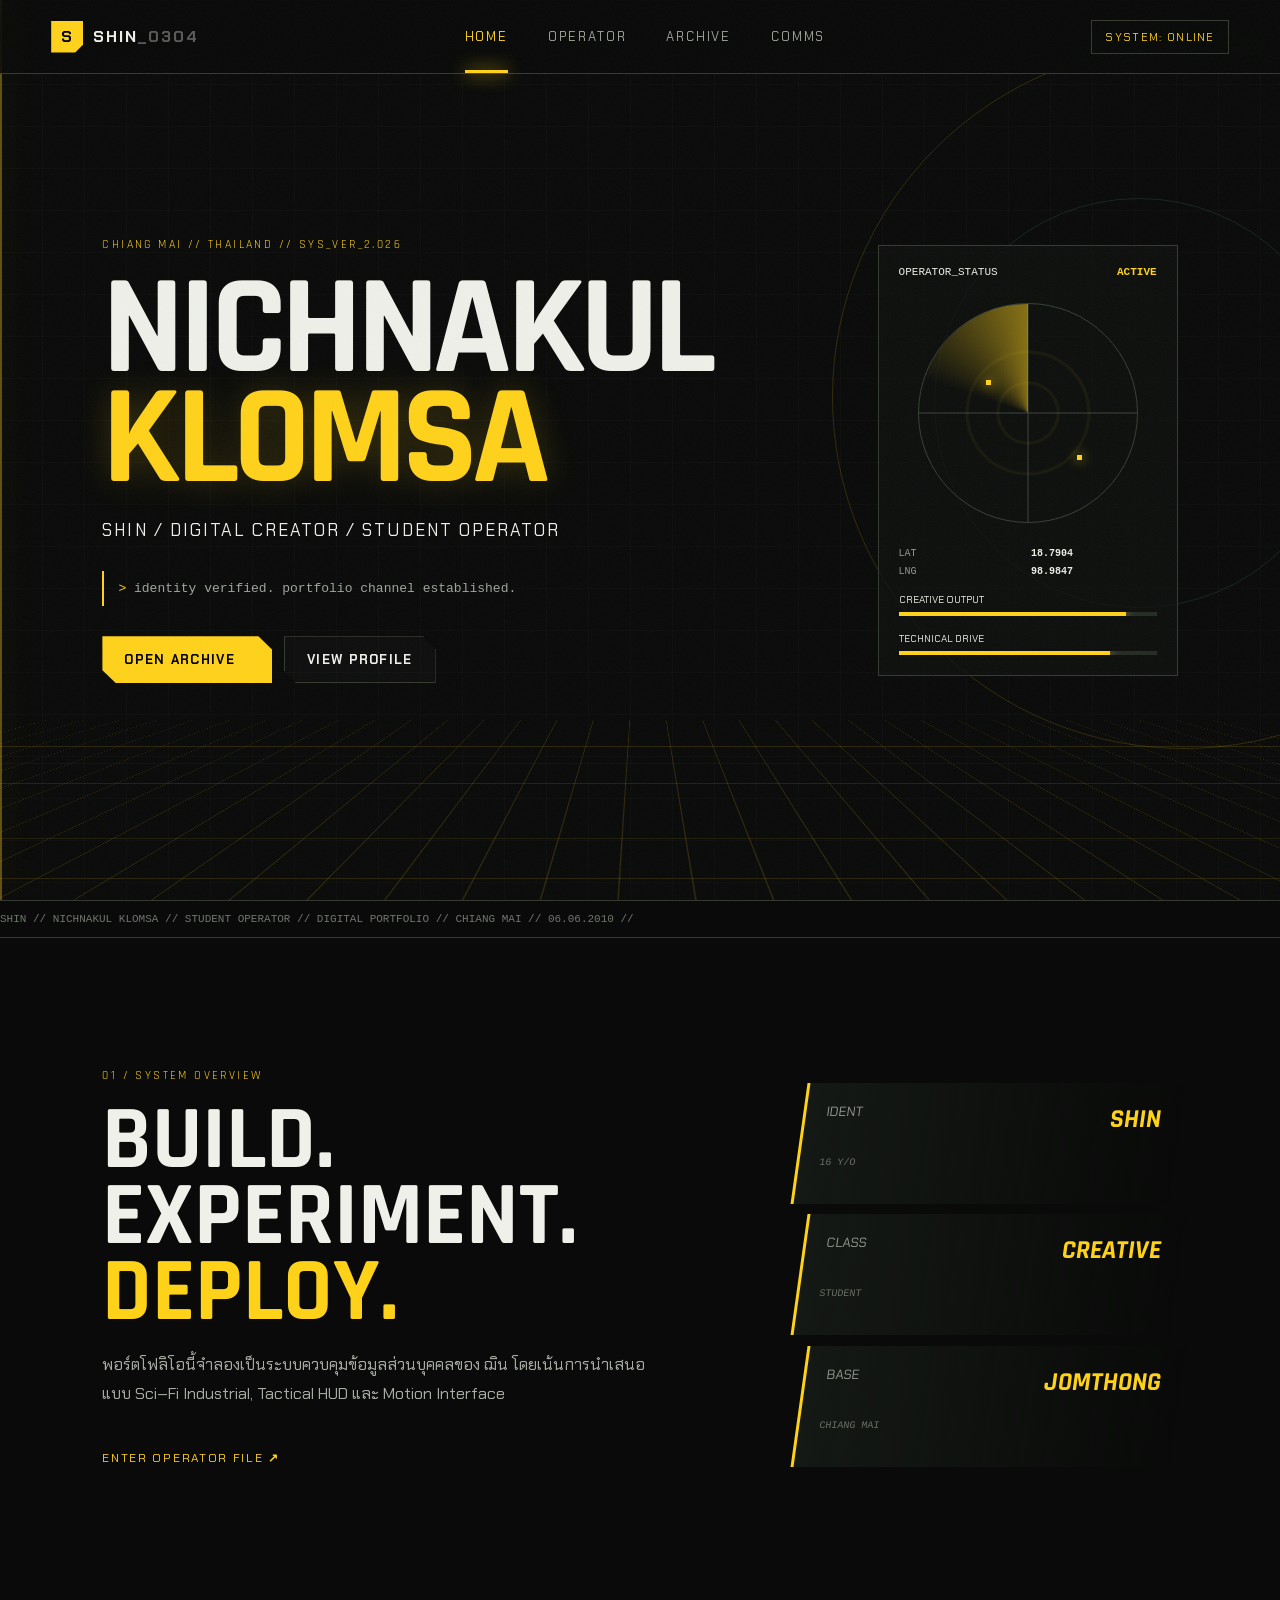
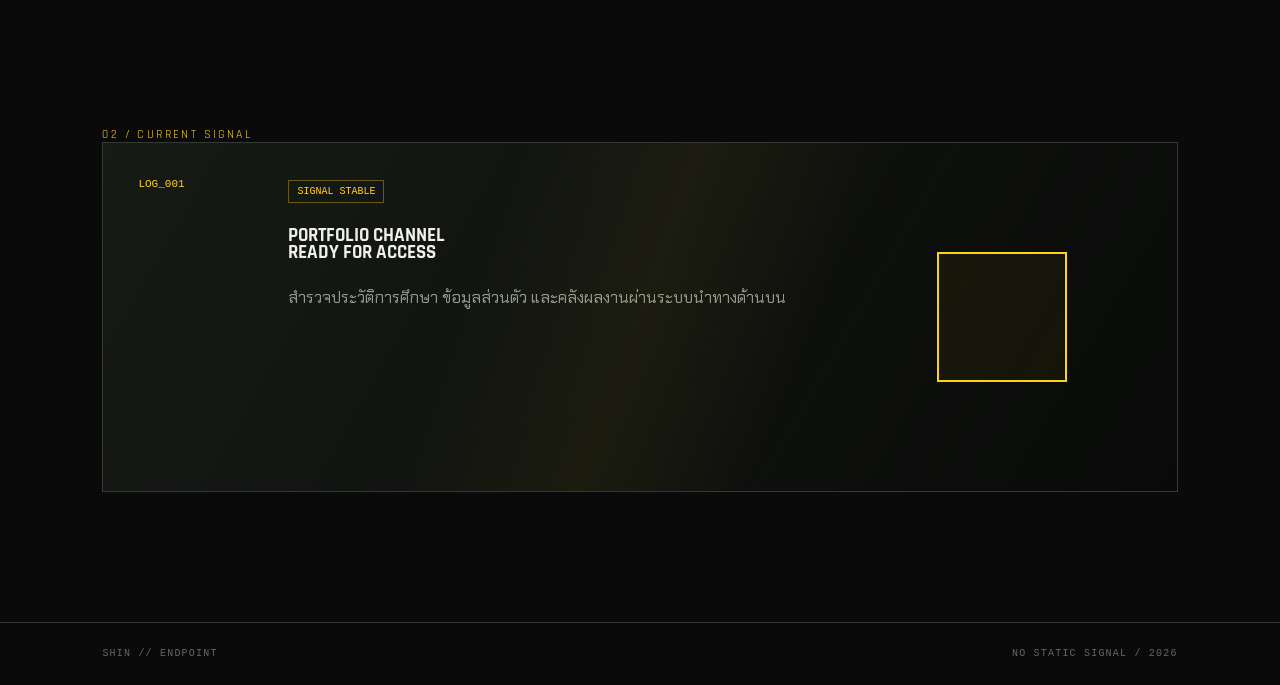
<file: index.html>
<!doctype html>
<html lang="th">
<head>
<meta charset="utf-8">
<meta name="viewport" content="width=device-width,initial-scale=1">
<title>SHIN // ENDPOINT</title>
<link rel="stylesheet" href="assets/style.css">
</head>
<body data-page="home">
<div id="boot" class="boot">
  <div class="boot-grid"></div>
  <div class="boot-core"><span class="boot-ring"></span><span class="boot-ring r2"></span><span class="boot-ring r3"></span></div>
  <div class="boot-log" id="bootLog"></div>
  <div class="boot-title">ENDPOINT // SHIN</div>
</div>
<div class="noise"></div>
<header class="nav-shell">
  <a class="brand" href="index.html"><span class="brand-mark">S</span><span>SHIN<span class="dim">_0304</span></span></a>
  <nav>
    <a class="nav-link active" href="index.html">HOME</a>
    <a class="nav-link" href="about.html">OPERATOR</a>
    <a class="nav-link" href="projects.html">ARCHIVE</a>
    <a class="nav-link" href="contact.html">COMMS</a>
  </nav>
  <button class="system-btn" id="modeBtn">SYSTEM: ONLINE</button>
</header>

<main>
<section class="hero section">
  <div class="hero-bg"><div class="grid-floor"></div><div class="orbit o1"></div><div class="orbit o2"></div><div class="scan-beam"></div></div>
  <div class="hero-copy reveal">
    <div class="eyebrow">CHIANG MAI // THAILAND // SYS_VER_2.026</div>
    <h1><span class="scramble">NICHNAKUL</span><br><em>KLOMSA</em></h1>
    <p class="lead">SHIN / DIGITAL CREATOR / STUDENT OPERATOR</p>
    <div class="terminal-line"><span>&gt;</span> identity verified. portfolio channel established.</div>
    <div class="cta-row">
      <a class="target-btn" href="projects.html"><span>OPEN ARCHIVE</span><i></i></a>
      <a class="ghost-btn" href="about.html">VIEW PROFILE</a>
    </div>
  </div>
  <div class="hero-panel reveal">
    <div class="panel-top"><span>OPERATOR_STATUS</span><b>ACTIVE</b></div>
    <div class="radar"><div class="radar-sweep"></div><div class="radar-dot d1"></div><div class="radar-dot d2"></div><div class="radar-ring"></div></div>
    <div class="readout"><span>LAT</span><strong>18.7904</strong><span>LNG</span><strong>98.9847</strong></div>
    <div class="meter"><label>CREATIVE OUTPUT</label><span style="--v:88%"></span></div>
    <div class="meter"><label>TECHNICAL DRIVE</label><span style="--v:82%"></span></div>
  </div>
</section>

<section class="ticker"><div>SHIN // NICHNAKUL KLOMSA // STUDENT OPERATOR // DIGITAL PORTFOLIO // CHIANG MAI // 06.06.2010 // </div></section>

<section class="section intro">
  <div class="section-label">01 / SYSTEM OVERVIEW</div>
  <div class="split">
    <div class="reveal">
      <h2>BUILD. EXPERIMENT.<br><span>DEPLOY.</span></h2>
      <p>พอร์ตโฟลิโอนี้จำลองเป็นระบบควบคุมข้อมูลส่วนบุคคลของ ฌิน โดยเน้นการนำเสนอแบบ Sci‑Fi Industrial, Tactical HUD และ Motion Interface</p>
      <a class="text-link" href="about.html">ENTER OPERATOR FILE <b>↗</b></a>
    </div>
    <div class="data-stack reveal">
      <div class="data-chip"><small>IDENT</small><strong>SHIN</strong><span>16 Y/O</span></div>
      <div class="data-chip"><small>CLASS</small><strong>CREATIVE</strong><span>STUDENT</span></div>
      <div class="data-chip"><small>BASE</small><strong>JOMTHONG</strong><span>CHIANG MAI</span></div>
    </div>
  </div>
</section>

<section class="section feature">
  <div class="section-label">02 / CURRENT SIGNAL</div>
  <div class="feature-card reveal">
    <div class="feature-index">LOG_001</div>
    <div><span class="status">SIGNAL STABLE</span><h3>PORTFOLIO CHANNEL<br>READY FOR ACCESS</h3><p>สำรวจประวัติการศึกษา ข้อมูลส่วนตัว และคลังผลงานผ่านระบบนำทางด้านบน</p></div>
    <div class="feature-graphic"><div class="cube"><i></i><i></i><i></i><i></i></div></div>
  </div>
</section>
</main>
<footer><span>SHIN // ENDPOINT</span><span>NO STATIC SIGNAL / 2026</span></footer>
<script src="assets/app.js"></script>
</body>
</html>
</file>
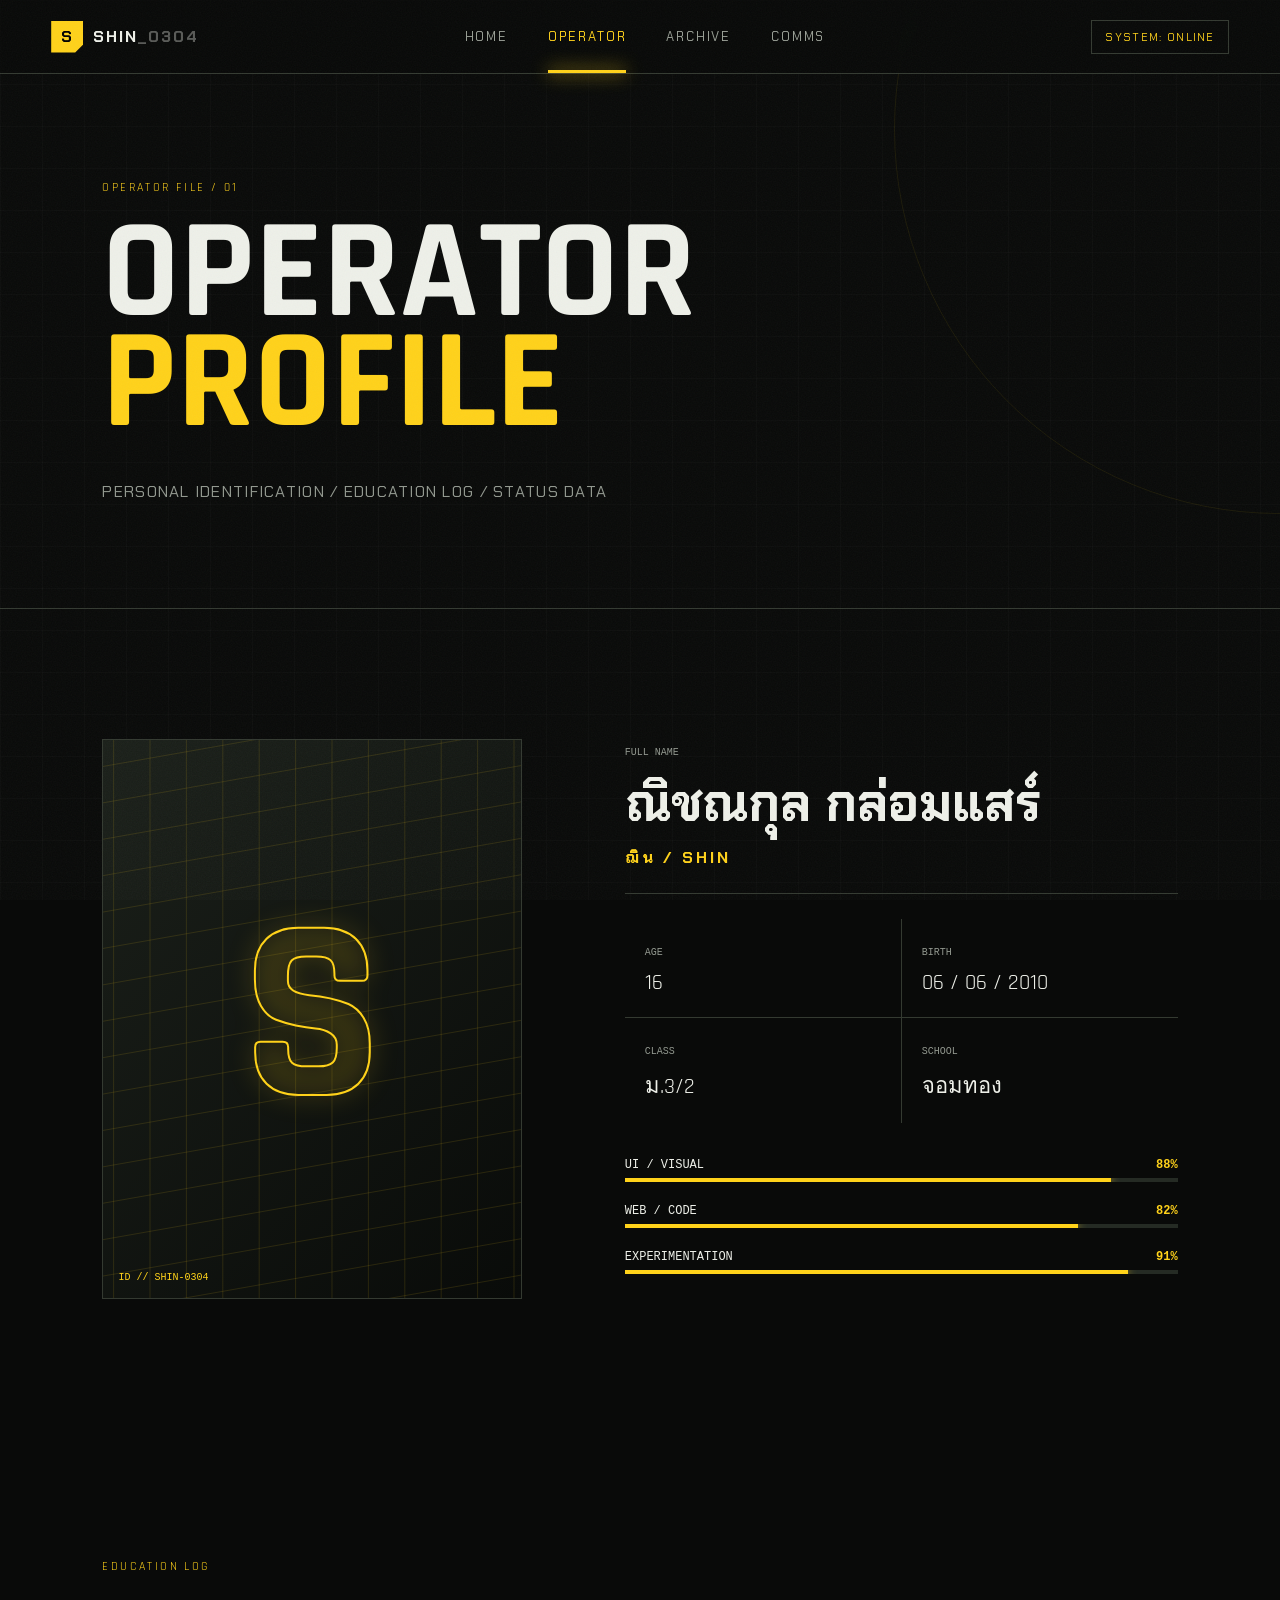
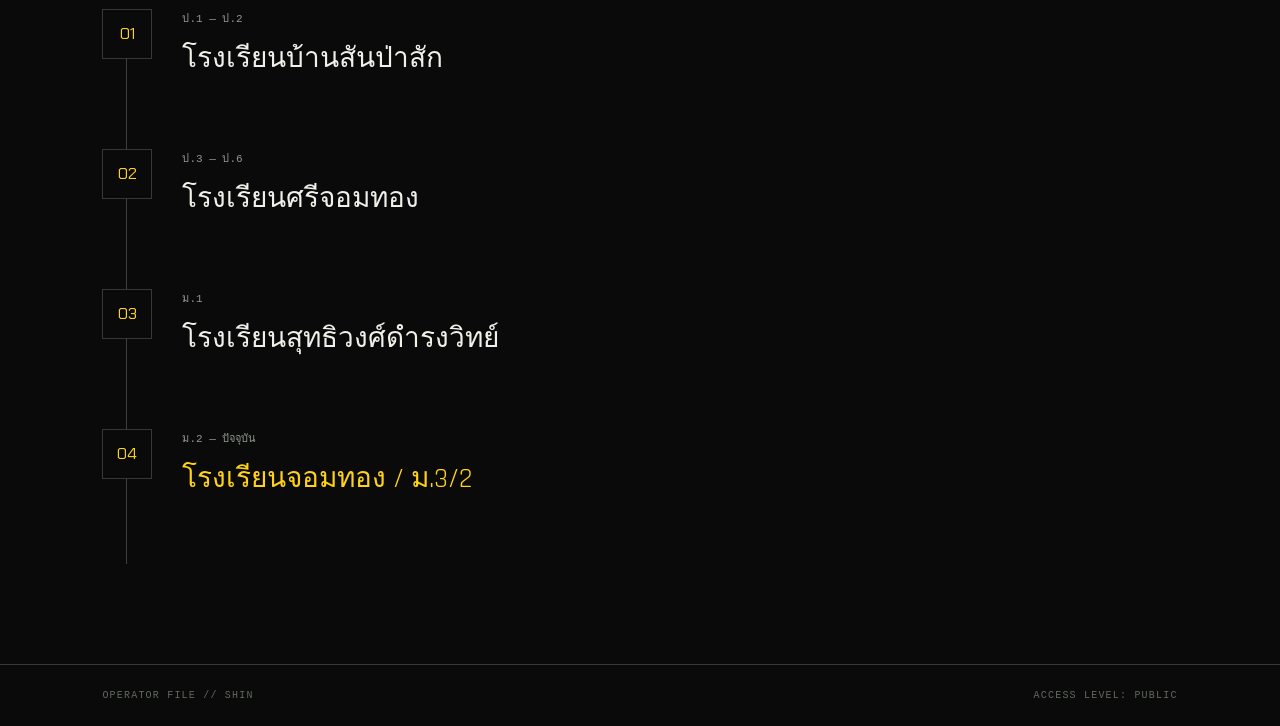
<file: about.html>
<!doctype html>
<html lang="th">
<head><meta charset="utf-8"><meta name="viewport" content="width=device-width,initial-scale=1"><title>SHIN // OPERATOR</title><link rel="stylesheet" href="assets/style.css"></head>
<body data-page="about">
<div class="noise"></div>
<header class="nav-shell"><a class="brand" href="index.html"><span class="brand-mark">S</span><span>SHIN<span class="dim">_0304</span></span></a><nav><a class="nav-link" href="index.html">HOME</a><a class="nav-link active" href="about.html">OPERATOR</a><a class="nav-link" href="projects.html">ARCHIVE</a><a class="nav-link" href="contact.html">COMMS</a></nav><button class="system-btn" id="modeBtn">SYSTEM: ONLINE</button></header>
<main>
<section class="page-hero"><div class="section-label">OPERATOR FILE / 01</div><h1 class="decrypt">OPERATOR<br><span>PROFILE</span></h1><p>PERSONAL IDENTIFICATION / EDUCATION LOG / STATUS DATA</p></section>
<section class="section profile-layout">
  <div class="portrait reveal"><div class="portrait-grid"></div><div class="portrait-initial">S</div><div class="portrait-tag">ID // SHIN-0304</div></div>
  <div class="profile-info reveal">
    <div class="nameplate"><small>FULL NAME</small><h2>ณิชณกุล กล่อมแสร์</h2><strong>ฌิน / SHIN</strong></div>
    <div class="stat-grid">
      <div><small>AGE</small><b>16</b></div><div><small>BIRTH</small><b>06 / 06 / 2010</b></div><div><small>CLASS</small><b>ม.3/2</b></div><div><small>SCHOOL</small><b>จอมทอง</b></div>
    </div>
    <div class="skill-list">
      <div class="skill"><span>UI / VISUAL</span><b>88%</b><i style="--v:88%"></i></div>
      <div class="skill"><span>WEB / CODE</span><b>82%</b><i style="--v:82%"></i></div>
      <div class="skill"><span>EXPERIMENTATION</span><b>91%</b><i style="--v:91%"></i></div>
    </div>
  </div>
</section>
<section class="section timeline">
<div class="section-label">EDUCATION LOG</div>
<div class="timeline-line"></div>
<div class="edu reveal"><span>01</span><div><b>ป.1 — ป.2</b><strong>โรงเรียนบ้านสันป่าสัก</strong></div></div>
<div class="edu reveal"><span>02</span><div><b>ป.3 — ป.6</b><strong>โรงเรียนศรีจอมทอง</strong></div></div>
<div class="edu reveal"><span>03</span><div><b>ม.1</b><strong>โรงเรียนสุทธิวงศ์ดำรงวิทย์</strong></div></div>
<div class="edu active reveal"><span>04</span><div><b>ม.2 — ปัจจุบัน</b><strong>โรงเรียนจอมทอง / ม.3/2</strong></div></div>
</section>
</main><footer><span>OPERATOR FILE // SHIN</span><span>ACCESS LEVEL: PUBLIC</span></footer><script src="assets/app.js"></script>
</body></html>
</file>
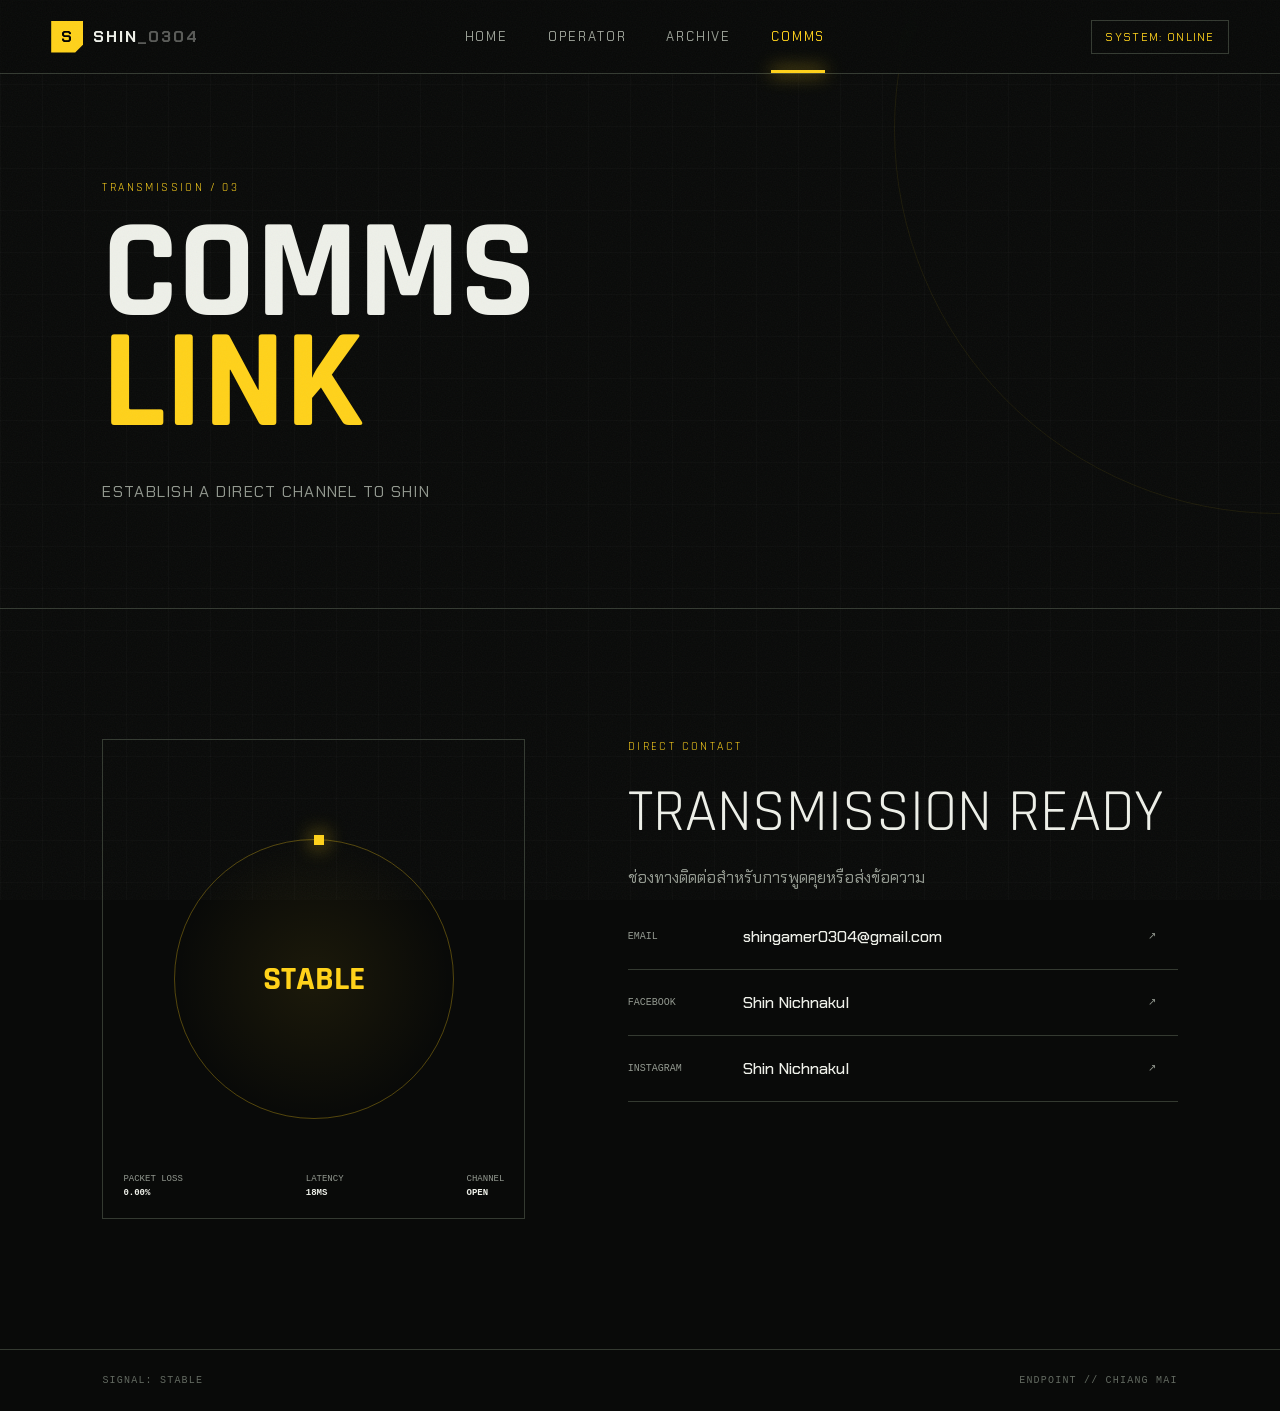
<file: contact.html>
<!doctype html>
<html lang="th">
<head><meta charset="utf-8"><meta name="viewport" content="width=device-width,initial-scale=1"><title>SHIN // COMMS</title><link rel="stylesheet" href="assets/style.css"></head>
<body data-page="contact">
<div class="noise"></div><header class="nav-shell"><a class="brand" href="index.html"><span class="brand-mark">S</span><span>SHIN<span class="dim">_0304</span></span></a><nav><a class="nav-link" href="index.html">HOME</a><a class="nav-link" href="about.html">OPERATOR</a><a class="nav-link" href="projects.html">ARCHIVE</a><a class="nav-link active" href="contact.html">COMMS</a></nav><button class="system-btn" id="modeBtn">SYSTEM: ONLINE</button></header>
<main>
<section class="page-hero"><div class="section-label">TRANSMISSION / 03</div><h1 class="decrypt">COMMS<br><span>LINK</span></h1><p>ESTABLISH A DIRECT CHANNEL TO SHIN</p></section>
<section class="section comms">
<div class="signal-panel reveal"><div class="signal-orbit"></div><div class="signal-core">STABLE</div><div class="signal-readouts"><span>PACKET LOSS <b>0.00%</b></span><span>LATENCY <b>18MS</b></span><span>CHANNEL <b>OPEN</b></span></div></div>
<div class="contact-panel reveal"><div class="section-label">DIRECT CONTACT</div><h2>TRANSMISSION READY</h2><p>ช่องทางติดต่อสำหรับการพูดคุยหรือส่งข้อความ</p><a class="contact-row" href="mailto:shingamer0304@gmail.com"><span>EMAIL</span><b>shingamer0304@gmail.com</b><i>↗</i></a><a class="contact-row" href="#" onclick="return false"><span>FACEBOOK</span><b>Shin Nichnakul</b><i>↗</i></a><a class="contact-row" href="#" onclick="return false"><span>INSTAGRAM</span><b>Shin Nichnakul</b><i>↗</i></a></div>
</section>
</main><footer><span>SIGNAL: STABLE</span><span>ENDPOINT // CHIANG MAI</span></footer><script src="assets/app.js"></script>
</body></html>
</file>
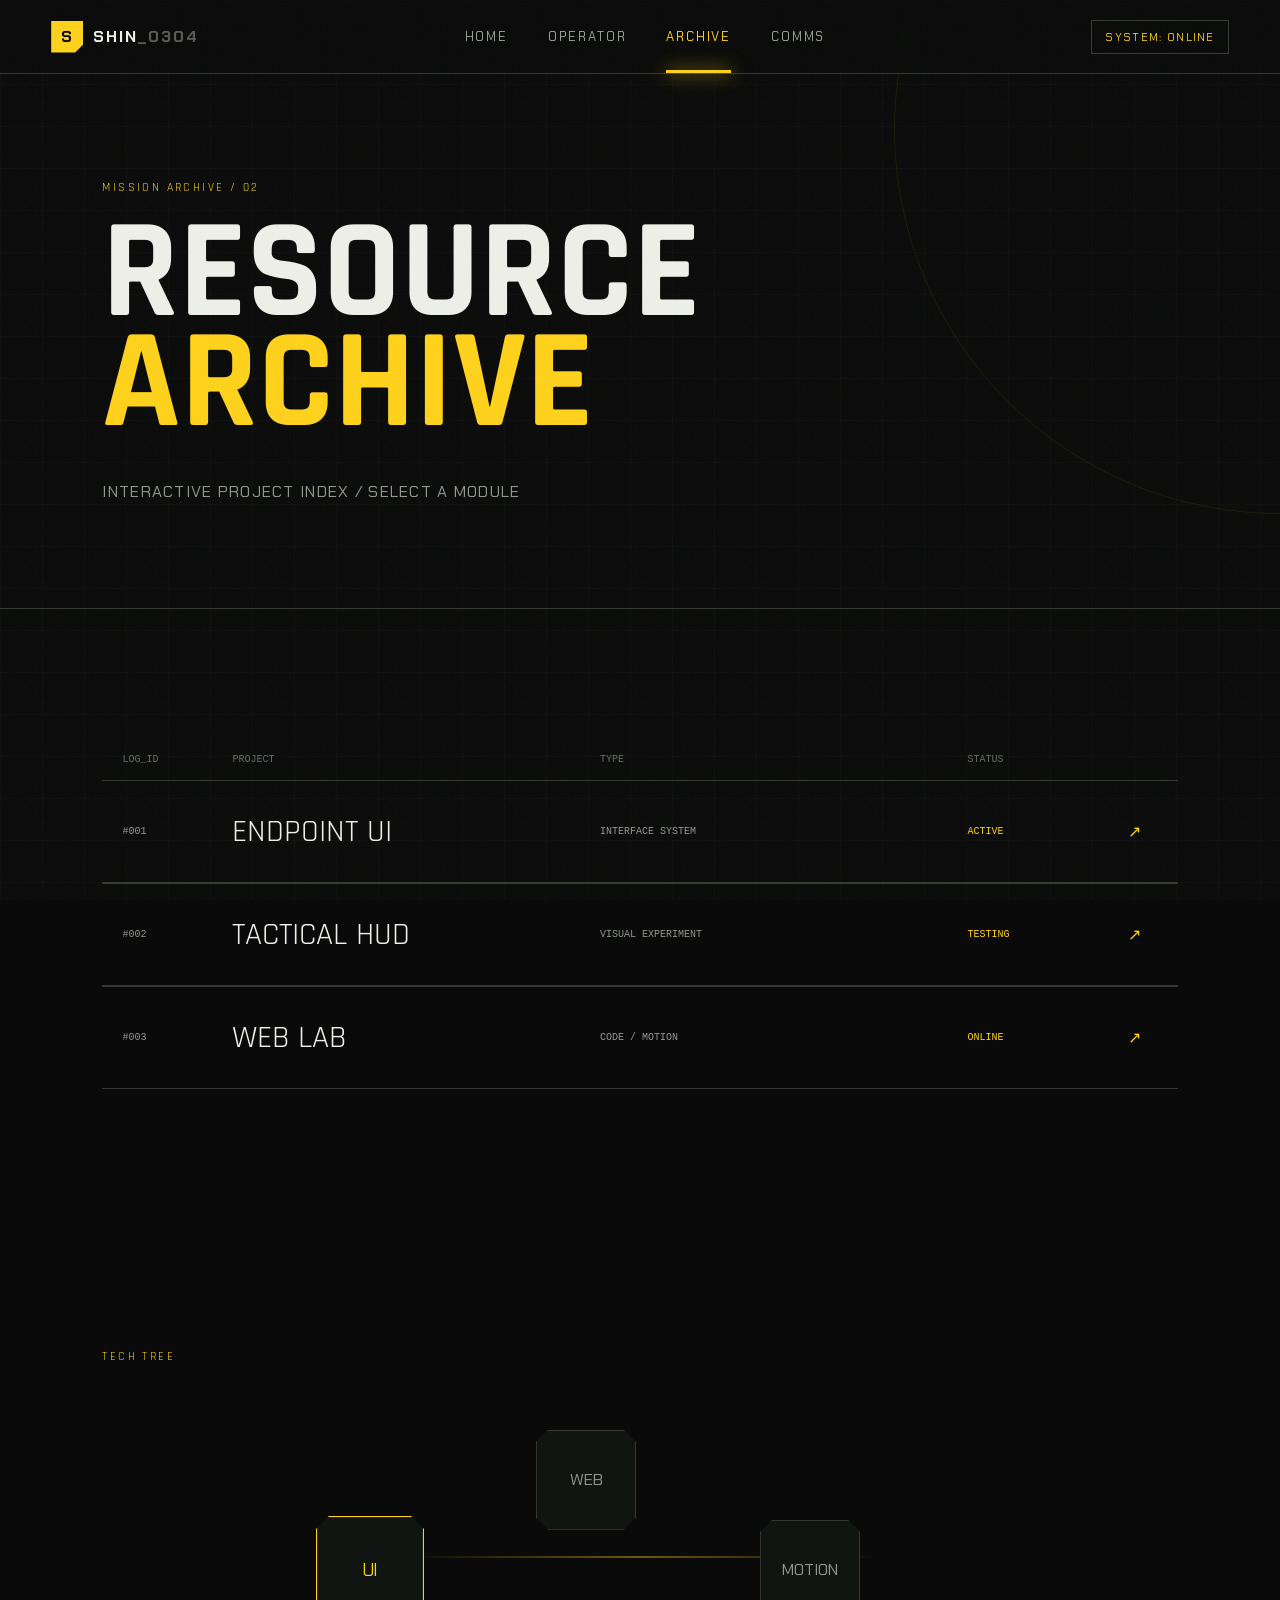
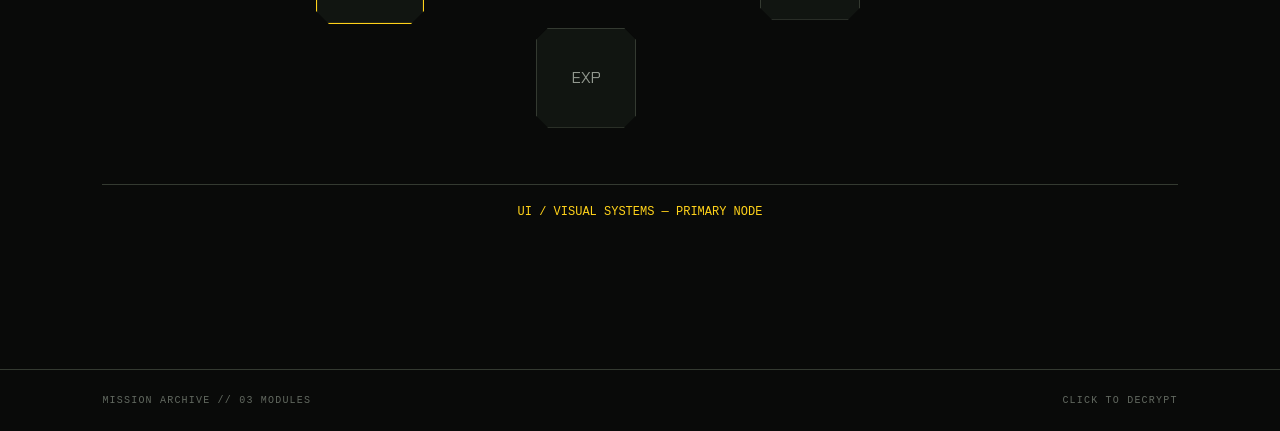
<file: projects.html>
<!doctype html>
<html lang="th">
<head><meta charset="utf-8"><meta name="viewport" content="width=device-width,initial-scale=1"><title>SHIN // ARCHIVE</title><link rel="stylesheet" href="assets/style.css"></head>
<body data-page="projects">
<div class="noise"></div><header class="nav-shell"><a class="brand" href="index.html"><span class="brand-mark">S</span><span>SHIN<span class="dim">_0304</span></span></a><nav><a class="nav-link" href="index.html">HOME</a><a class="nav-link" href="about.html">OPERATOR</a><a class="nav-link active" href="projects.html">ARCHIVE</a><a class="nav-link" href="contact.html">COMMS</a></nav><button class="system-btn" id="modeBtn">SYSTEM: ONLINE</button></header>
<main>
<section class="page-hero"><div class="section-label">MISSION ARCHIVE / 02</div><h1 class="decrypt">RESOURCE<br><span>ARCHIVE</span></h1><p>INTERACTIVE PROJECT INDEX / SELECT A MODULE</p></section>
<section class="section archive">
<div class="archive-head"><span>LOG_ID</span><span>PROJECT</span><span>TYPE</span><span>STATUS</span></div>
<div class="project reveal" data-project="01"><span>#001</span><h2>ENDPOINT UI</h2><p>INTERFACE SYSTEM</p><b>ACTIVE</b><i>↗</i></div>
<div class="project reveal" data-project="02"><span>#002</span><h2>TACTICAL HUD</h2><p>VISUAL EXPERIMENT</p><b>TESTING</b><i>↗</i></div>
<div class="project reveal" data-project="03"><span>#003</span><h2>WEB LAB</h2><p>CODE / MOTION</p><b>ONLINE</b><i>↗</i></div>
</section>
<section class="section tech-tree"><div class="section-label">TECH TREE</div><div class="tree"><button class="node active" data-node="UI">UI</button><button class="node" data-node="WEB">WEB</button><button class="node" data-node="MOTION">MOTION</button><button class="node" data-node="EXP">EXP</button><div class="tree-lines"></div></div><div class="node-info" id="nodeInfo">UI / VISUAL SYSTEMS — PRIMARY NODE</div></section>
</main>
<div class="modal" id="projectModal"><div class="modal-inner"><button class="close" id="closeModal">×</button><span class="status">CLASSIFIED MODULE</span><h2 id="modalTitle">ENDPOINT UI</h2><p id="modalText"></p><div class="modal-data">ACCESS: GRANTED / DATA: SIMULATED / CHANNEL: SHIN_0304</div></div></div>
<footer><span>MISSION ARCHIVE // 03 MODULES</span><span>CLICK TO DECRYPT</span></footer><script src="assets/app.js"></script>
</body></html>
</file>
<file: assets/style.css>
@import url('https://fonts.googleapis.com/css2?family=Chakra+Petch:wght@400;500;600;700&family=Rajdhani:wght@400;500;600;700&display=swap');
:root{--yellow:#ffd21a;--black:#090a09;--dark:#111411;--panel:#151915;--line:#343a31;--white:#eef0e9;--muted:#92988f;--red:#ff3d32;--cyan:#79e5df}
*{box-sizing:border-box}html{scroll-behavior:smooth}body{margin:0;background:var(--black);color:var(--white);font-family:'Chakra Petch',sans-serif;overflow-x:hidden;cursor:crosshair}body:before{content:"";position:fixed;inset:0;background:linear-gradient(rgba(255,255,255,.018) 1px,transparent 1px),linear-gradient(90deg,rgba(255,255,255,.018) 1px,transparent 1px);background-size:42px 42px;pointer-events:none;z-index:-3}.noise{position:fixed;inset:0;pointer-events:none;z-index:30;opacity:.06;background-image:url("data:image/svg+xml,%3Csvg xmlns='http://www.w3.org/2000/svg' width='120' height='120'%3E%3Cfilter id='n'%3E%3CfeTurbulence type='fractalNoise' baseFrequency='.8' numOctaves='4' stitchTiles='stitch'/%3E%3C/filter%3E%3Crect width='100%25' height='100%25' filter='url(%23n)' opacity='.7'/%3E%3C/svg%3E")}.nav-shell{position:fixed;top:0;left:0;right:0;height:74px;z-index:20;display:flex;align-items:center;justify-content:space-between;padding:0 4vw;background:rgba(9,10,9,.82);backdrop-filter:blur(12px);border-bottom:1px solid var(--line)}.brand{color:var(--white);text-decoration:none;display:flex;align-items:center;gap:10px;font-weight:700;letter-spacing:.12em}.brand-mark{display:grid;place-items:center;width:32px;height:32px;background:var(--yellow);color:#000;clip-path:polygon(0 0,100% 0,100% 75%,75% 100%,0 100%)}.dim{opacity:.35}nav{display:flex;gap:4px}.nav-link{color:#9ca298;text-decoration:none;font-size:13px;letter-spacing:.14em;padding:28px 18px;position:relative;transition:.25s}.nav-link:hover,.nav-link.active{color:var(--yellow)}.nav-link.active:after{content:"";position:absolute;left:18px;right:18px;bottom:0;height:3px;background:var(--yellow);box-shadow:0 0 18px var(--yellow)}button{font:inherit}.system-btn{border:1px solid var(--line);background:transparent;color:var(--yellow);padding:9px 13px;font-size:11px;letter-spacing:.12em;cursor:pointer}.system-btn:hover{background:var(--yellow);color:#000}.section{padding:130px 8vw;position:relative}.hero{min-height:100vh;padding-top:150px;display:flex;align-items:center;justify-content:space-between;gap:6vw;overflow:hidden}.hero-bg{position:absolute;inset:0;z-index:-1;overflow:hidden}.grid-floor{position:absolute;left:-20%;right:-20%;bottom:-18%;height:58%;background:linear-gradient(rgba(255,210,26,.16) 1px,transparent 1px),linear-gradient(90deg,rgba(255,210,26,.16) 1px,transparent 1px);background-size:55px 55px;transform:perspective(450px) rotateX(62deg);animation:gridMove 8s linear infinite}.scan-beam{position:absolute;top:0;bottom:0;width:2px;background:var(--yellow);box-shadow:0 0 35px var(--yellow);opacity:.35;animation:scan 7s linear infinite}.orbit{position:absolute;border:1px solid rgba(255,210,26,.16);border-radius:50%;width:55vw;height:55vw;right:-20vw;top:5vh;animation:spin 28s linear infinite}.o2{width:32vw;height:32vw;right:-5vw;top:22vh;border-color:rgba(121,229,223,.12);animation-direction:reverse;animation-duration:19s}.hero-copy{max-width:780px}.eyebrow,.section-label{font-family:'Rajdhani',sans-serif;letter-spacing:.2em;color:var(--yellow);font-size:12px}.hero h1{font-family:'Rajdhani',sans-serif;font-size:clamp(70px,11vw,170px);line-height:.78;margin:24px 0;font-weight:700;letter-spacing:-.04em}.hero h1 em{font-style:normal;color:var(--yellow);text-shadow:0 0 35px rgba(255,210,26,.2)}.lead{font-size:17px;letter-spacing:.12em}.terminal-line{font:13px monospace;color:#9da69b;border-left:2px solid var(--yellow);padding:10px 14px;margin:30px 0}.terminal-line span{color:var(--yellow)}.cta-row{display:flex;gap:12px}.target-btn,.ghost-btn{display:inline-flex;text-decoration:none;align-items:center;gap:15px;padding:14px 22px;font-weight:700;letter-spacing:.1em;font-size:13px;transition:.25s;clip-path:polygon(0 0,92% 0,100% 28%,100% 100%,8% 100%,0 72%)}.target-btn{background:var(--yellow);color:#000}.target-btn:hover{transform:translateY(-4px);box-shadow:0 12px 30px rgba(255,210,26,.2)}.ghost-btn{border:1px solid var(--line);color:var(--white);background:rgba(255,255,255,.02)}.ghost-btn:hover{border-color:var(--yellow);color:var(--yellow)}.hero-panel{width:300px;border:1px solid var(--line);padding:20px;background:rgba(15,18,15,.76);transform:skewY(-2deg);position:relative}.panel-top{display:flex;justify-content:space-between;font:11px monospace}.panel-top b{color:var(--yellow)}.radar{height:220px;margin:25px auto;max-width:220px;border:1px solid #384036;border-radius:50%;position:relative;background:radial-gradient(circle,transparent 0 18%,rgba(255,210,26,.05) 19% 20%,transparent 21% 38%,rgba(255,210,26,.05) 39% 40%,transparent 41%),linear-gradient(0deg,transparent 49.5%,#384036 50%,transparent 50.5%),linear-gradient(90deg,transparent 49.5%,#384036 50%,transparent 50.5%);overflow:hidden}.radar-sweep{position:absolute;inset:0;background:conic-gradient(from 0deg,transparent 0 80%,rgba(255,210,26,.5) 100%);animation:spin 2.6s linear infinite}.radar-dot{position:absolute;width:5px;height:5px;background:var(--yellow);box-shadow:0 0 12px var(--yellow)}.d1{left:31%;top:35%}.d2{right:25%;bottom:28%}.readout{display:grid;grid-template-columns:1fr 1fr;gap:7px;font:10px monospace;color:var(--muted)}.readout strong{color:var(--white)}.meter{margin-top:16px;font-size:10px}.meter span,.skill i{display:block;height:4px;background:#252b24;margin-top:6px;position:relative;overflow:hidden}.meter span:after,.skill i:after{content:"";position:absolute;inset:0;width:var(--v);background:var(--yellow);box-shadow:0 0 10px var(--yellow)}.ticker{overflow:hidden;border-block:1px solid var(--line);white-space:nowrap;padding:12px 0;color:#70776e;font:11px monospace}.ticker div{display:inline-block;animation:ticker 25s linear infinite}.intro h2{font-family:Rajdhani;font-size:clamp(48px,7vw,90px);line-height:.85;margin:20px 0}.intro h2 span{color:var(--yellow)}.intro p{max-width:620px;color:#a7ada4;line-height:1.8}.split{display:grid;grid-template-columns:1.5fr 1fr;gap:10vw}.text-link{color:var(--yellow);text-decoration:none;display:inline-block;margin-top:25px;font-size:12px;letter-spacing:.14em}.data-stack{display:grid;gap:10px}.data-chip{padding:20px;border-left:3px solid var(--yellow);background:linear-gradient(90deg,#151915,transparent);display:grid;grid-template-columns:1fr auto;gap:5px;transform:skewX(-8deg);transition:.3s}.data-chip:hover{transform:skewX(-8deg) translateX(10px);background:#1c211c}.data-chip small{color:var(--muted)}.data-chip strong{color:var(--yellow);font-family:Rajdhani;font-size:26px}.data-chip span{grid-column:1/-1;font:10px monospace;color:#697066}.feature-card{min-height:350px;border:1px solid var(--line);background:linear-gradient(120deg,#171b16,rgba(10,12,10,.4));display:grid;grid-template-columns:120px 1fr 280px;gap:30px;padding:35px;position:relative;overflow:hidden}.feature-card:before{content:"";position:absolute;inset:0;background:linear-gradient(110deg,transparent 35%,rgba(255,210,26,.05),transparent 65%);animation:sweep 5s linear infinite}.feature-index{font:11px monospace;color:var(--yellow)}.status{font:10px monospace;color:var(--yellow);border:1px solid #665b16;padding:5px 8px;display:inline-block}.feature-card h3{font:clamp(35px,5vw,68px);font-family:Rajdhani;line-height:.9;margin:25px 0}.feature-card p{color:var(--muted);max-width:500px}.feature-graphic{display:grid;place-items:center}.cube{width:130px;height:130px;position:relative;transform-style:preserve-3d;animation:cube 9s linear infinite}.cube i{position:absolute;inset:0;border:2px solid var(--yellow);background:rgba(255,210,26,.025)}.cube i:nth-child(1){transform:translateZ(65px)}.cube i:nth-child(2){transform:rotateY(90deg) translateZ(65px)}.cube i:nth-child(3){transform:rotateY(180deg) translateZ(65px)}.cube i:nth-child(4){transform:rotateY(-90deg) translateZ(65px)}footer{padding:25px 8vw;border-top:1px solid var(--line);display:flex;justify-content:space-between;color:#626960;font:10px monospace;letter-spacing:.12em}.page-hero{min-height:58vh;padding:180px 8vw 90px;display:flex;flex-direction:column;justify-content:end;border-bottom:1px solid var(--line);position:relative;overflow:hidden}.page-hero:after{content:"";position:absolute;width:60vw;height:60vw;border:1px solid rgba(255,210,26,.08);border-radius:50%;right:-30vw;top:-20vw;animation:spin 40s linear infinite}.page-hero h1{font:700 clamp(65px,11vw,150px)/.78 Rajdhani;margin:25px 0}.page-hero h1 span{color:var(--yellow)}.page-hero p{color:var(--muted);letter-spacing:.08em}.profile-layout{display:grid;grid-template-columns:420px 1fr;gap:8vw;align-items:start}.portrait{height:560px;background:linear-gradient(135deg,#1b201a,#090b09);border:1px solid var(--line);position:relative;overflow:hidden;display:grid;place-items:center}.portrait-grid{position:absolute;inset:0;background:linear-gradient(rgba(255,210,26,.12) 1px,transparent 1px),linear-gradient(90deg,rgba(255,210,26,.12) 1px,transparent 1px);background-size:28px 28px;transform:skewY(-10deg) scale(1.3);animation:gridMove 10s linear infinite}.portrait-initial{font:700 260px Rajdhani;color:transparent;-webkit-text-stroke:2px var(--yellow);text-shadow:0 0 30px rgba(255,210,26,.18);z-index:1}.portrait-tag{position:absolute;bottom:15px;left:15px;font:10px monospace;color:var(--yellow)}.nameplate{border-bottom:1px solid var(--line);padding-bottom:25px}.nameplate small,.stat-grid small{color:var(--muted);font:10px monospace}.nameplate h2{font-size:clamp(30px,4vw,54px);margin:10px 0}.nameplate strong{color:var(--yellow);letter-spacing:.2em}.stat-grid{display:grid;grid-template-columns:1fr 1fr;gap:1px;background:var(--line);margin:25px 0}.stat-grid div{background:var(--black);padding:20px}.stat-grid b{display:block;margin-top:9px;font:22px Rajdhani}.skill-list{display:grid;gap:22px;margin-top:35px}.skill{font:12px monospace}.skill b{float:right;color:var(--yellow)}.timeline{position:relative}.timeline-line{position:absolute;left:calc(8vw + 24px);top:190px;bottom:100px;border-left:1px solid #3b4139}.edu{display:grid;grid-template-columns:50px 1fr;gap:30px;padding:35px 0 35px 0;margin-left:0;position:relative}.edu>span{width:50px;height:50px;border:1px solid var(--line);display:grid;place-items:center;color:var(--yellow);background:var(--black);z-index:1}.edu b{display:block;color:var(--muted);font:11px monospace;margin-bottom:8px}.edu strong{font:28px Rajdhani}.edu.active strong{color:var(--yellow)}.archive-head,.project{display:grid;grid-template-columns:90px 1fr 1fr 140px 30px;align-items:center;gap:20px}.archive-head{padding:15px 20px;color:#666d63;font:10px monospace}.project{padding:30px 20px;border-block:1px solid var(--line);position:relative;transition:.3s;cursor:pointer;overflow:hidden}.project:before{content:"";position:absolute;left:-100%;top:0;width:60%;height:100%;background:linear-gradient(90deg,transparent,rgba(255,210,26,.1),transparent);transition:.5s}.project:hover{background:#151915;transform:translateX(12px)}.project:hover:before{left:120%}.project>span,.project p{font:10px monospace;color:var(--muted)}.project h2{font:32px Rajdhani;margin:0}.project b{font:10px monospace;color:var(--yellow)}.project i{color:var(--yellow);font-style:normal}.tech-tree{min-height:600px}.tree{height:360px;position:relative;margin:30px auto;max-width:800px}.node{position:absolute;width:100px;height:100px;border:1px solid var(--line);background:#111511;color:var(--muted);clip-path:polygon(0 12%,12% 0,88% 0,100% 12%,100% 88%,88% 100%,12% 100%,0 88%);cursor:pointer;transition:.3s;z-index:2}.node:hover,.node.active{border-color:var(--yellow);color:var(--yellow);box-shadow:0 0 35px rgba(255,210,26,.15);transform:scale(1.08)}.node:nth-child(1){left:10%;top:35%}.node:nth-child(2){left:37%;top:10%}.node:nth-child(3){left:65%;top:35%}.node:nth-child(4){left:37%;top:65%}.tree-lines{position:absolute;left:20%;right:20%;top:45%;height:2px;background:linear-gradient(90deg,transparent,var(--yellow),transparent);transform:rotate(0deg);opacity:.4}.node-info{text-align:center;border-top:1px solid var(--line);padding:20px;color:var(--yellow);font:12px monospace}.modal{position:fixed;inset:0;background:rgba(0,0,0,.78);backdrop-filter:blur(8px);z-index:50;display:none;place-items:center;padding:25px}.modal.open{display:grid}.modal-inner{max-width:700px;width:100%;padding:45px;background:#111511;border:1px solid var(--yellow);clip-path:polygon(0 0,96% 0,100% 8%,100% 100%,4% 100%,0 92%);position:relative;animation:modalIn .35s ease}.close{position:absolute;right:20px;top:15px;background:transparent;border:0;color:var(--yellow);font-size:30px;cursor:pointer}.modal h2{font:60px Rajdhani;margin:25px 0 10px}.modal p{color:#aab0a7;line-height:1.8}.modal-data{border-top:1px solid var(--line);padding-top:15px;color:#697067;font:10px monospace}.comms{display:grid;grid-template-columns:1fr 1.3fr;gap:8vw}.signal-panel{min-height:480px;border:1px solid var(--line);display:grid;place-items:center;position:relative;overflow:hidden;background:radial-gradient(circle,rgba(255,210,26,.08),transparent 45%)}.signal-orbit{position:absolute;width:280px;height:280px;border:1px solid rgba(255,210,26,.3);border-radius:50%;animation:spin 6s linear infinite}.signal-orbit:after{content:"";position:absolute;width:10px;height:10px;background:var(--yellow);left:50%;top:-5px;box-shadow:0 0 20px var(--yellow)}.signal-core{font:700 34px Rajdhani;color:var(--yellow);z-index:1}.signal-readouts{position:absolute;bottom:20px;left:20px;right:20px;display:flex;justify-content:space-between;font:9px monospace;color:var(--muted)}.signal-readouts b{display:block;color:var(--white);margin-top:4px}.contact-panel h2{font:60px Rajdhani;margin:20px 0 10px}.contact-panel p{color:var(--muted)}.contact-row{display:grid;grid-template-columns:100px 1fr 30px;align-items:center;gap:15px;text-decoration:none;color:var(--white);padding:22px 0;border-bottom:1px solid var(--line);transition:.25s}.contact-row:hover{padding-left:15px;color:var(--yellow)}.contact-row span,.contact-row i{font:10px monospace;color:var(--muted)}.contact-row b{font-weight:500}.boot{position:fixed;inset:0;background:#070807;z-index:100;display:grid;place-items:center;transition:opacity .8s,visibility .8s}.boot.done{opacity:0;visibility:hidden;pointer-events:none}.boot-grid{position:absolute;inset:0;background:linear-gradient(rgba(255,210,26,.08) 1px,transparent 1px),linear-gradient(90deg,rgba(255,210,26,.08) 1px,transparent 1px);background-size:35px 35px;animation:gridMove 4s linear infinite}.boot-core{width:220px;height:220px;position:relative}.boot-ring{position:absolute;inset:0;border:1px solid var(--yellow);border-radius:50%;animation:spin 2s linear infinite}.boot-ring.r2{inset:20px;animation-duration:1.5s;animation-direction:reverse;border-style:dashed}.boot-ring.r3{inset:50px;animation-duration:1s}.boot-log{position:absolute;left:5vw;bottom:8vh;font:11px monospace;line-height:1.7;color:#777f75}.boot-title{position:absolute;top:8vh;left:5vw;color:var(--yellow);font:700 28px Rajdhani;letter-spacing:.18em}
@keyframes gridMove{to{background-position:0 55px,55px 0}}@keyframes scan{from{left:-5%}to{left:105%}}@keyframes spin{to{transform:rotate(360deg)}}@keyframes ticker{to{transform:translateX(-50%)}}@keyframes sweep{to{transform:translateX(150%)}}@keyframes cube{to{transform:rotateX(360deg) rotateY(360deg)}}@keyframes modalIn{from{opacity:0;transform:translateY(20px) scale(.97)}to{opacity:1;transform:none}}.reveal{opacity:0;transform:translateY(35px);transition:opacity .8s,transform .8s}.reveal.show{opacity:1;transform:none}
@media(max-width:900px){.nav-shell{padding:0 18px}.nav-shell nav{gap:0}.nav-link{padding:28px 7px;font-size:10px}.system-btn{display:none}.hero{display:block}.hero-copy{padding-top:30px}.hero-panel{margin:70px auto 0}.split,.profile-layout,.comms{grid-template-columns:1fr}.portrait{height:430px}.feature-card{grid-template-columns:1fr}.feature-graphic{display:none}.archive-head{display:none}.project{grid-template-columns:55px 1fr 30px}.project p,.project b{display:none}.contact-panel h2{font-size:48px}.timeline-line{left:8vw}.page-hero{min-height:52vh;padding-left:7vw}.section{padding:100px 7vw}footer{padding:20px 7vw}.hero h1{font-size:18vw}}
@media(prefers-reduced-motion:reduce){*,*:before,*:after{animation-duration:.001ms!important;animation-iteration-count:1!important;scroll-behavior:auto!important;transition:none!important}}
body.emergency{--yellow:#ff4038;--cyan:#ff4038}
body.emergency .system-btn{color:#ff4038}
</file>
